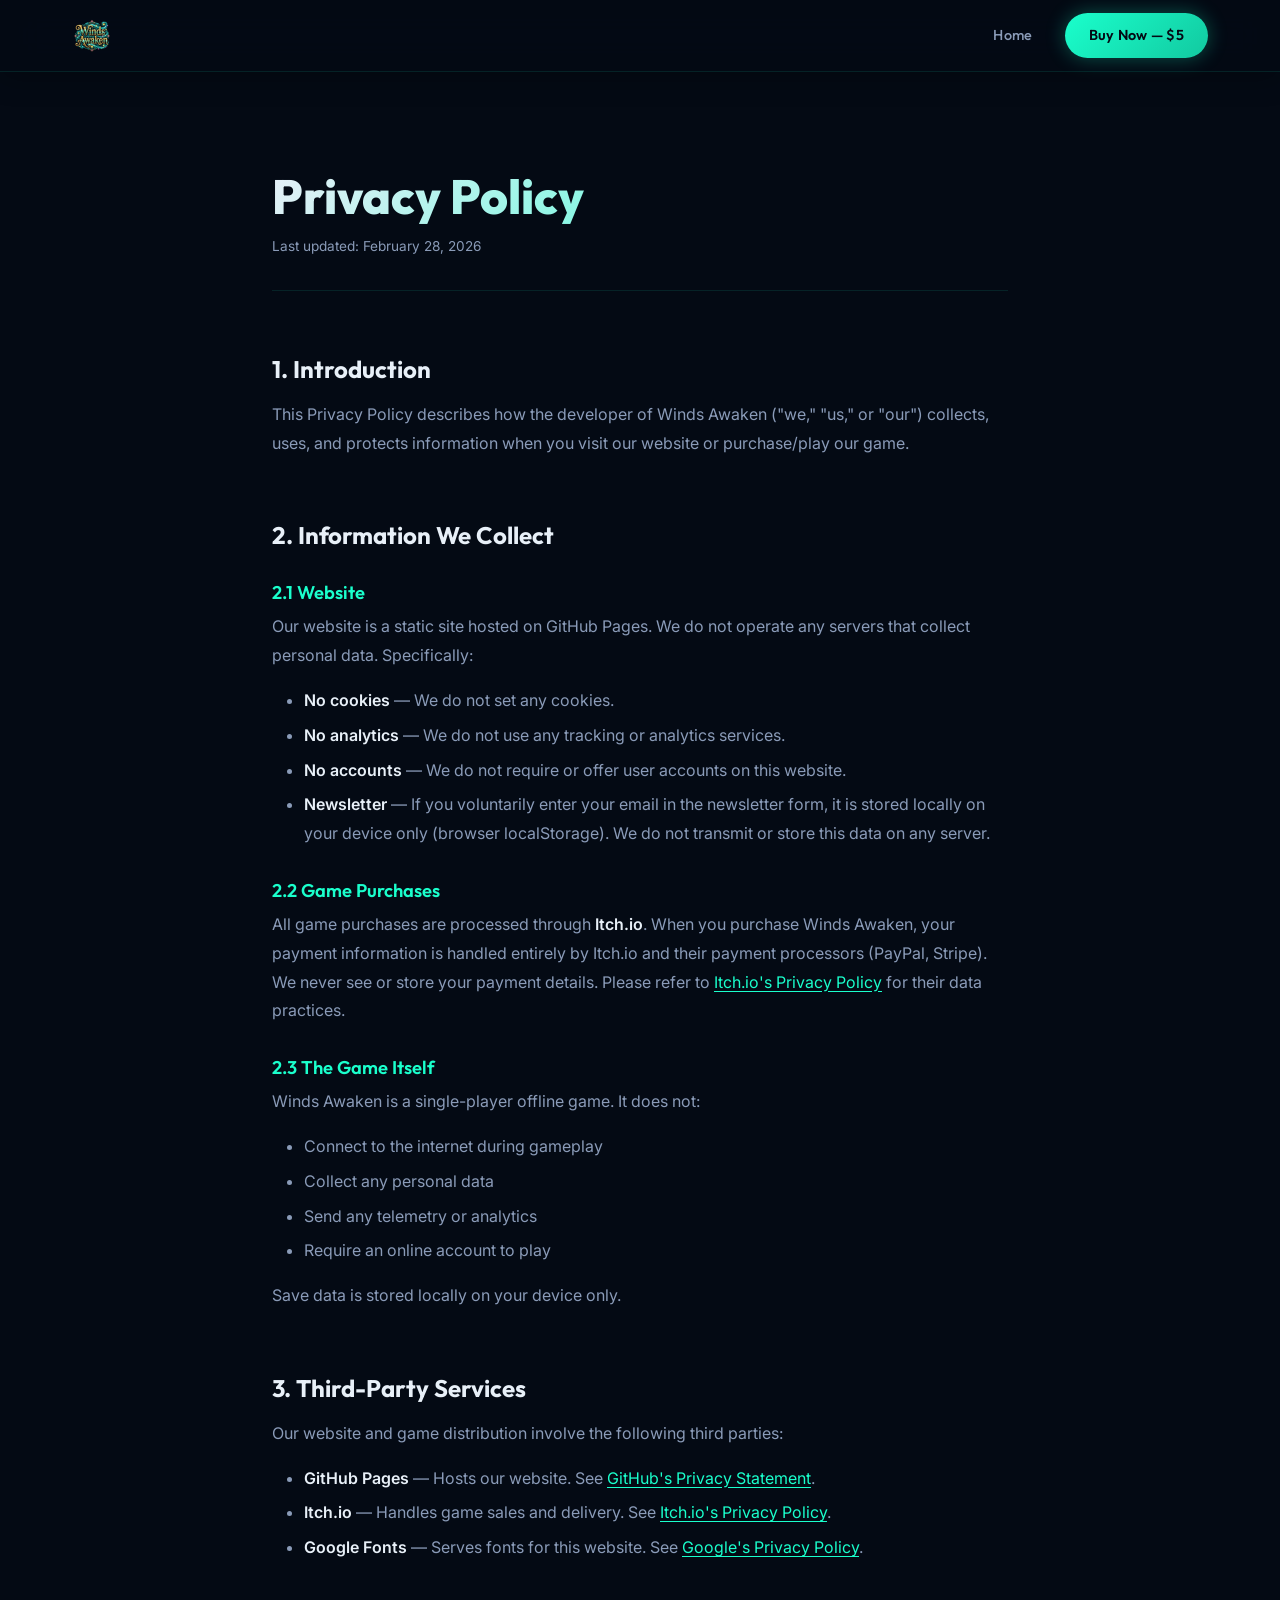
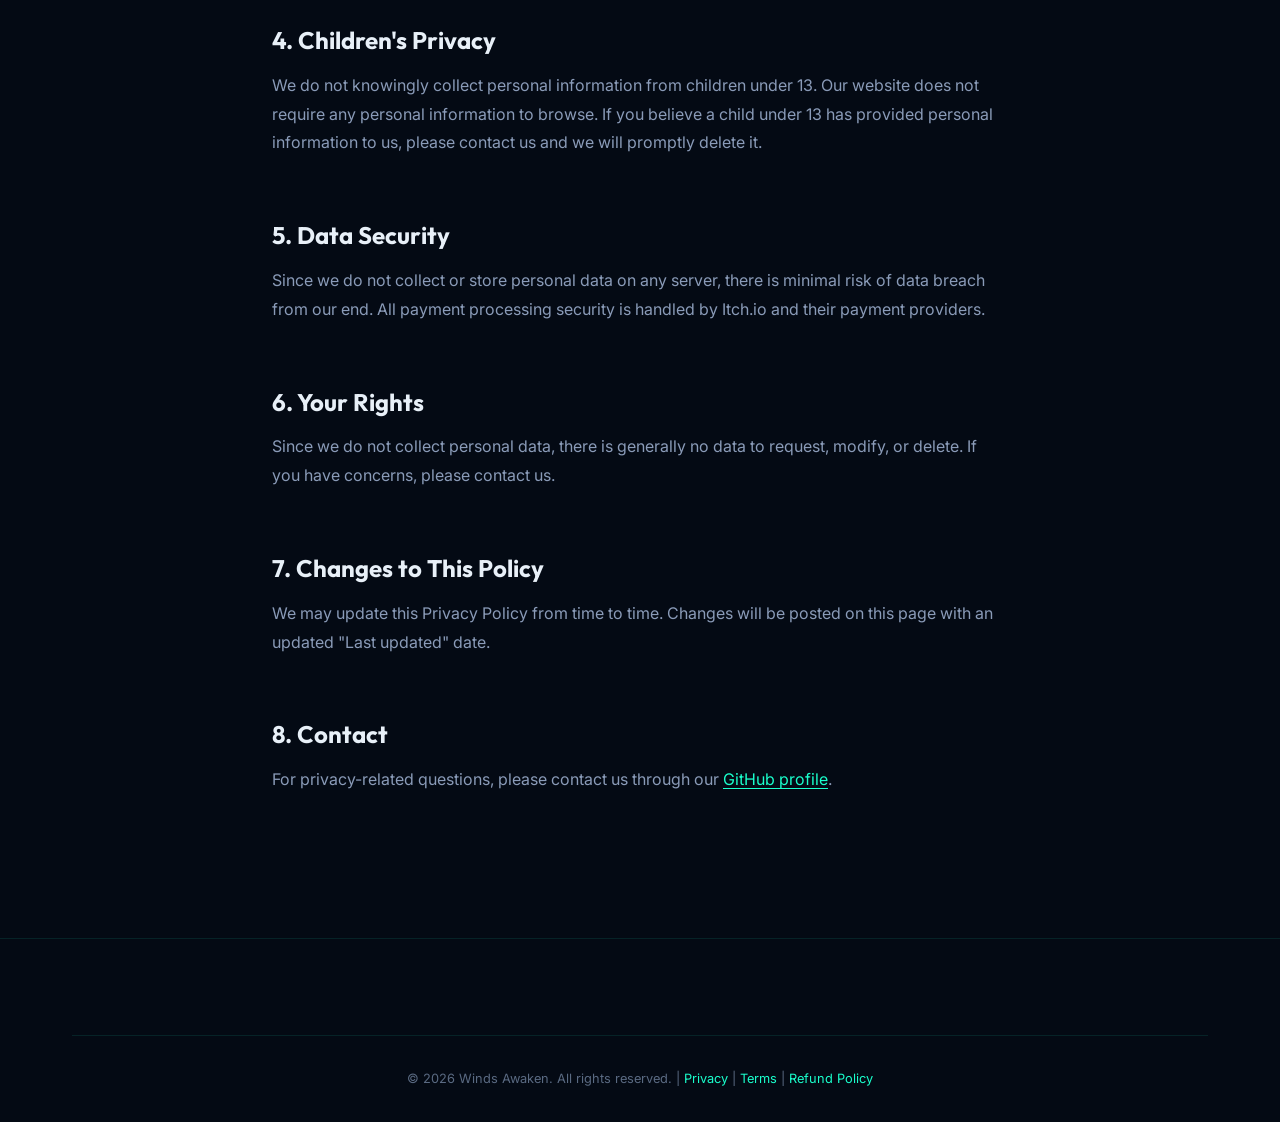
<file: privacy.html>
<!DOCTYPE html>
<html lang="en">

<head>
    <meta charset="UTF-8">
    <meta name="viewport" content="width=device-width, initial-scale=1.0">
    <title>Privacy Policy — Winds Awaken</title>
    <meta name="description" content="Privacy Policy for Winds Awaken game and website.">
    <link rel="preconnect" href="https://fonts.googleapis.com">
    <link rel="preconnect" href="https://fonts.gstatic.com" crossorigin>
    <link
        href="https://fonts.googleapis.com/css2?family=Outfit:wght@300;400;500;600;700&family=Inter:wght@300;400;500;600&display=swap"
        rel="stylesheet">
    <link rel="stylesheet" href="style.css">
    <link rel="stylesheet" href="legal.css">
    <link rel="icon" type="image/png" href="images/game_logo.png">
</head>

<body>
    <nav id="main-nav" class="scrolled">
        <div class="nav-inner">
            <a href="index.html" class="nav-logo">
                <img src="images/game_logo.png" alt="Winds Awaken Logo" class="nav-logo-img">
            </a>
            <div class="nav-links">
                <a href="index.html" class="nav-link">Home</a>
                <a href="index.html#buy" class="nav-link nav-cta">Buy Now — $5</a>
            </div>
        </div>
    </nav>

    <main class="legal-page">
        <div class="legal-inner">
            <h1>Privacy Policy</h1>
            <p class="legal-date">Last updated: February 28, 2026</p>

            <h2>1. Introduction</h2>
            <p>This Privacy Policy describes how the developer of Winds Awaken ("we," "us," or "our") collects, uses,
                and protects information when you visit our website or purchase/play our game.</p>

            <h2>2. Information We Collect</h2>
            <h3>2.1 Website</h3>
            <p>Our website is a static site hosted on GitHub Pages. We do not operate any servers that collect personal
                data. Specifically:</p>
            <ul>
                <li><strong>No cookies</strong> — We do not set any cookies.</li>
                <li><strong>No analytics</strong> — We do not use any tracking or analytics services.</li>
                <li><strong>No accounts</strong> — We do not require or offer user accounts on this website.</li>
                <li><strong>Newsletter</strong> — If you voluntarily enter your email in the newsletter form, it is
                    stored locally on your device only (browser localStorage). We do not transmit or store this data on
                    any server.</li>
            </ul>

            <h3>2.2 Game Purchases</h3>
            <p>All game purchases are processed through <strong>Itch.io</strong>. When you purchase Winds Awaken, your
                payment information is handled entirely by Itch.io and their payment processors (PayPal, Stripe). We
                never see or store your payment details. Please refer to <a
                    href="https://itch.io/docs/legal/privacy-policy" target="_blank" rel="noopener">Itch.io's Privacy
                    Policy</a> for their data practices.</p>

            <h3>2.3 The Game Itself</h3>
            <p>Winds Awaken is a single-player offline game. It does not:</p>
            <ul>
                <li>Connect to the internet during gameplay</li>
                <li>Collect any personal data</li>
                <li>Send any telemetry or analytics</li>
                <li>Require an online account to play</li>
            </ul>
            <p>Save data is stored locally on your device only.</p>

            <h2>3. Third-Party Services</h2>
            <p>Our website and game distribution involve the following third parties:</p>
            <ul>
                <li><strong>GitHub Pages</strong> — Hosts our website. See <a
                        href="https://docs.github.com/en/site-policy/privacy-policies/github-general-privacy-statement"
                        target="_blank" rel="noopener">GitHub's Privacy Statement</a>.</li>
                <li><strong>Itch.io</strong> — Handles game sales and delivery. See <a
                        href="https://itch.io/docs/legal/privacy-policy" target="_blank" rel="noopener">Itch.io's
                        Privacy Policy</a>.</li>
                <li><strong>Google Fonts</strong> — Serves fonts for this website. See <a
                        href="https://policies.google.com/privacy" target="_blank" rel="noopener">Google's Privacy
                        Policy</a>.</li>
            </ul>

            <h2>4. Children's Privacy</h2>
            <p>We do not knowingly collect personal information from children under 13. Our website does not require any
                personal information to browse. If you believe a child under 13 has provided personal information to us,
                please contact us and we will promptly delete it.</p>

            <h2>5. Data Security</h2>
            <p>Since we do not collect or store personal data on any server, there is minimal risk of data breach from
                our end. All payment processing security is handled by Itch.io and their payment providers.</p>

            <h2>6. Your Rights</h2>
            <p>Since we do not collect personal data, there is generally no data to request, modify, or delete. If you
                have concerns, please contact us.</p>

            <h2>7. Changes to This Policy</h2>
            <p>We may update this Privacy Policy from time to time. Changes will be posted on this page with an updated
                "Last updated" date.</p>

            <h2>8. Contact</h2>
            <p>For privacy-related questions, please contact us through our <a href="https://github.com/Ericdataplus"
                    target="_blank" rel="noopener">GitHub profile</a>.</p>
        </div>
    </main>

    <footer id="footer">
        <div class="footer-inner">
            <div class="footer-bottom">
                <p>&copy; 2026 Winds Awaken. All rights reserved. | <a href="privacy.html">Privacy</a> | <a
                        href="terms.html">Terms</a> | <a href="refund.html">Refund Policy</a></p>
            </div>
        </div>
    </footer>
</body>

</html>
</file>
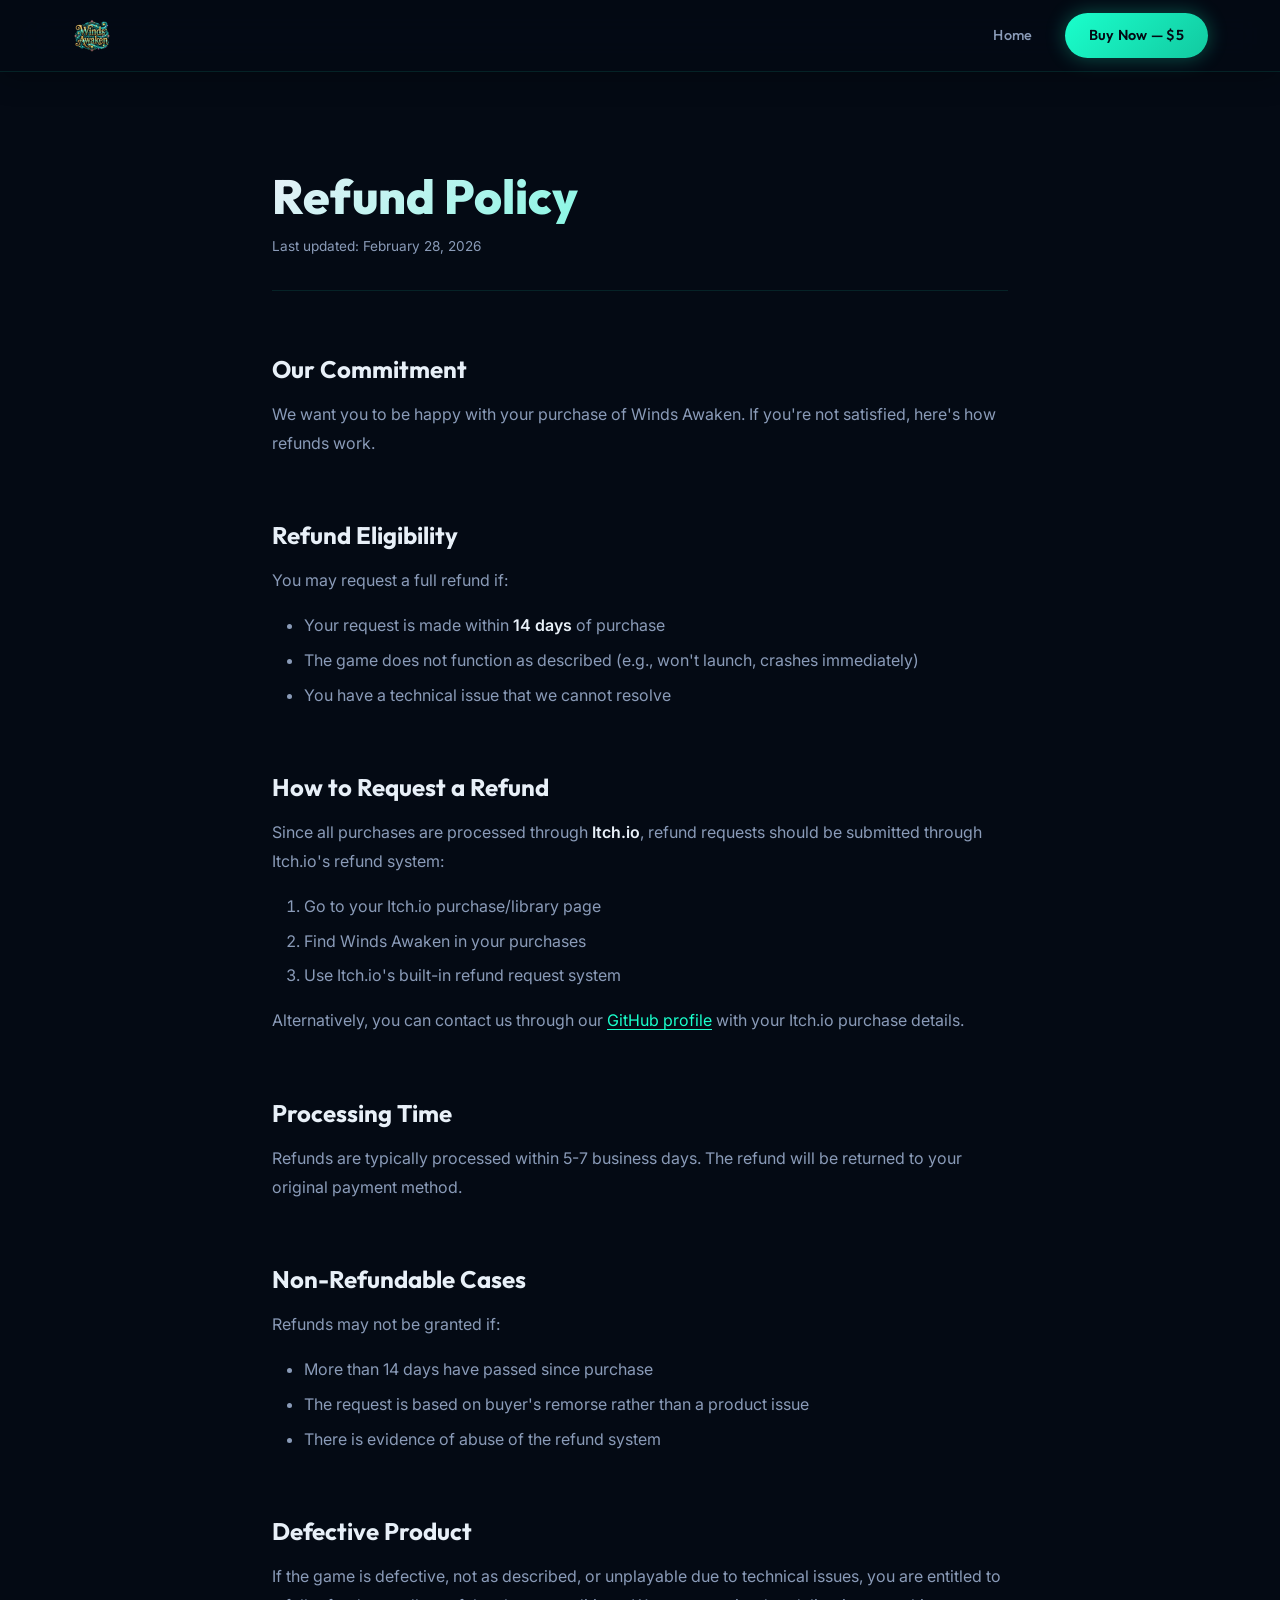
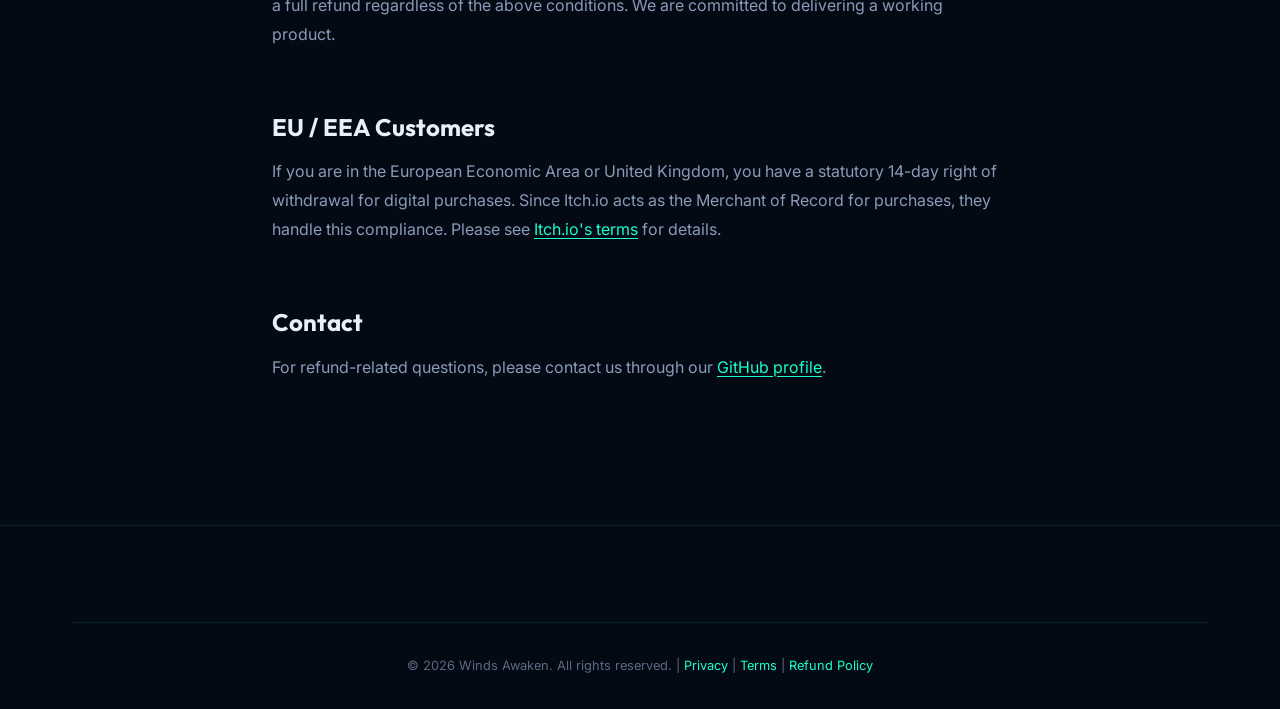
<file: refund.html>
<!DOCTYPE html>
<html lang="en">

<head>
    <meta charset="UTF-8">
    <meta name="viewport" content="width=device-width, initial-scale=1.0">
    <title>Refund Policy — Winds Awaken</title>
    <meta name="description" content="Refund Policy for Winds Awaken game purchases.">
    <link rel="preconnect" href="https://fonts.googleapis.com">
    <link rel="preconnect" href="https://fonts.gstatic.com" crossorigin>
    <link
        href="https://fonts.googleapis.com/css2?family=Outfit:wght@300;400;500;600;700&family=Inter:wght@300;400;500;600&display=swap"
        rel="stylesheet">
    <link rel="stylesheet" href="style.css">
    <link rel="stylesheet" href="legal.css">
    <link rel="icon" type="image/png" href="images/game_logo.png">
</head>

<body>
    <nav id="main-nav" class="scrolled">
        <div class="nav-inner">
            <a href="index.html" class="nav-logo">
                <img src="images/game_logo.png" alt="Winds Awaken Logo" class="nav-logo-img">
            </a>
            <div class="nav-links">
                <a href="index.html" class="nav-link">Home</a>
                <a href="index.html#buy" class="nav-link nav-cta">Buy Now — $5</a>
            </div>
        </div>
    </nav>

    <main class="legal-page">
        <div class="legal-inner">
            <h1>Refund Policy</h1>
            <p class="legal-date">Last updated: February 28, 2026</p>

            <h2>Our Commitment</h2>
            <p>We want you to be happy with your purchase of Winds Awaken. If you're not satisfied, here's how refunds
                work.</p>

            <h2>Refund Eligibility</h2>
            <p>You may request a full refund if:</p>
            <ul>
                <li>Your request is made within <strong>14 days</strong> of purchase</li>
                <li>The game does not function as described (e.g., won't launch, crashes immediately)</li>
                <li>You have a technical issue that we cannot resolve</li>
            </ul>

            <h2>How to Request a Refund</h2>
            <p>Since all purchases are processed through <strong>Itch.io</strong>, refund requests should be submitted
                through Itch.io's refund system:</p>
            <ol>
                <li>Go to your Itch.io purchase/library page</li>
                <li>Find Winds Awaken in your purchases</li>
                <li>Use Itch.io's built-in refund request system</li>
            </ol>
            <p>Alternatively, you can contact us through our <a href="https://github.com/Ericdataplus" target="_blank"
                    rel="noopener">GitHub profile</a> with your Itch.io purchase details.</p>

            <h2>Processing Time</h2>
            <p>Refunds are typically processed within 5-7 business days. The refund will be returned to your original
                payment method.</p>

            <h2>Non-Refundable Cases</h2>
            <p>Refunds may not be granted if:</p>
            <ul>
                <li>More than 14 days have passed since purchase</li>
                <li>The request is based on buyer's remorse rather than a product issue</li>
                <li>There is evidence of abuse of the refund system</li>
            </ul>

            <h2>Defective Product</h2>
            <p>If the game is defective, not as described, or unplayable due to technical issues, you are entitled to a
                full refund regardless of the above conditions. We are committed to delivering a working product.</p>

            <h2>EU / EEA Customers</h2>
            <p>If you are in the European Economic Area or United Kingdom, you have a statutory 14-day right of
                withdrawal for digital purchases. Since Itch.io acts as the Merchant of Record for purchases, they
                handle this compliance. Please see <a href="https://itch.io/docs/legal/terms" target="_blank"
                    rel="noopener">Itch.io's terms</a> for details.</p>

            <h2>Contact</h2>
            <p>For refund-related questions, please contact us through our <a href="https://github.com/Ericdataplus"
                    target="_blank" rel="noopener">GitHub profile</a>.</p>
        </div>
    </main>

    <footer id="footer">
        <div class="footer-inner">
            <div class="footer-bottom">
                <p>&copy; 2026 Winds Awaken. All rights reserved. | <a href="privacy.html">Privacy</a> | <a
                        href="terms.html">Terms</a> | <a href="refund.html">Refund Policy</a></p>
            </div>
        </div>
    </footer>
</body>

</html>
</file>
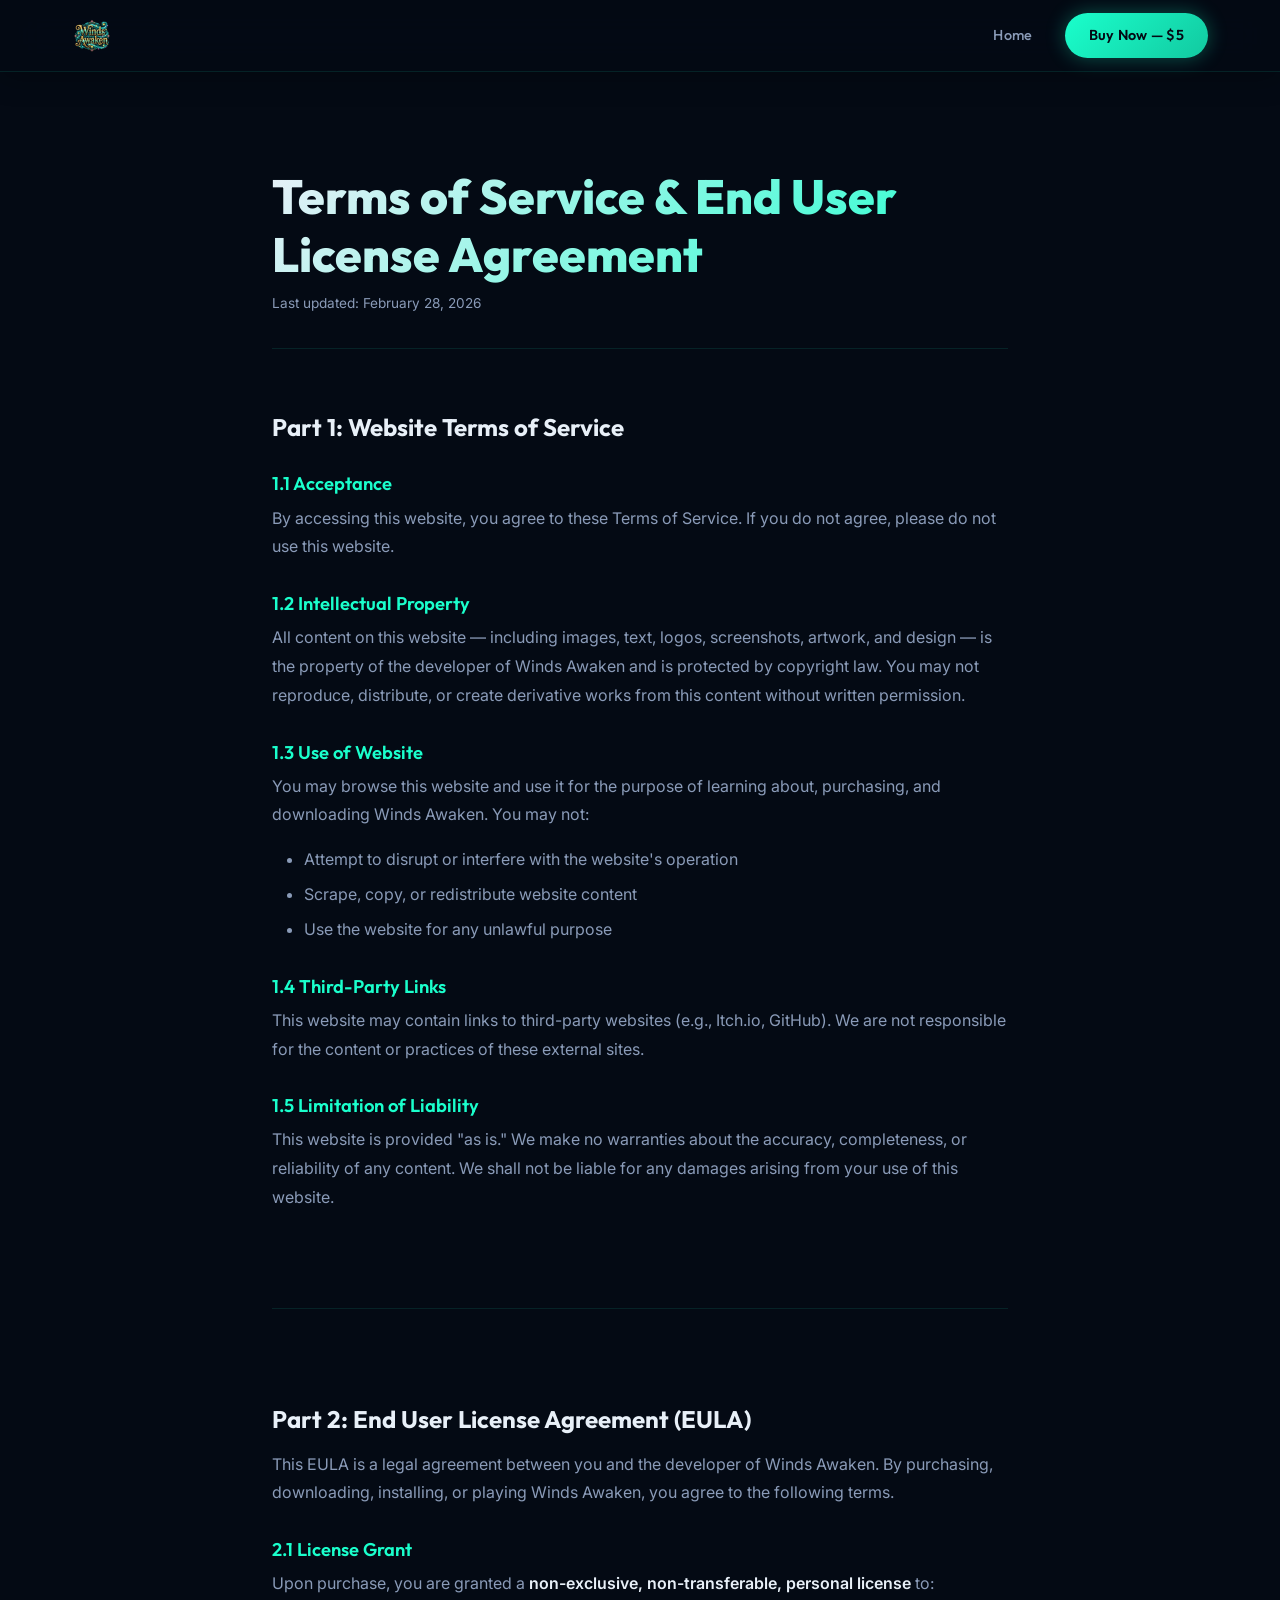
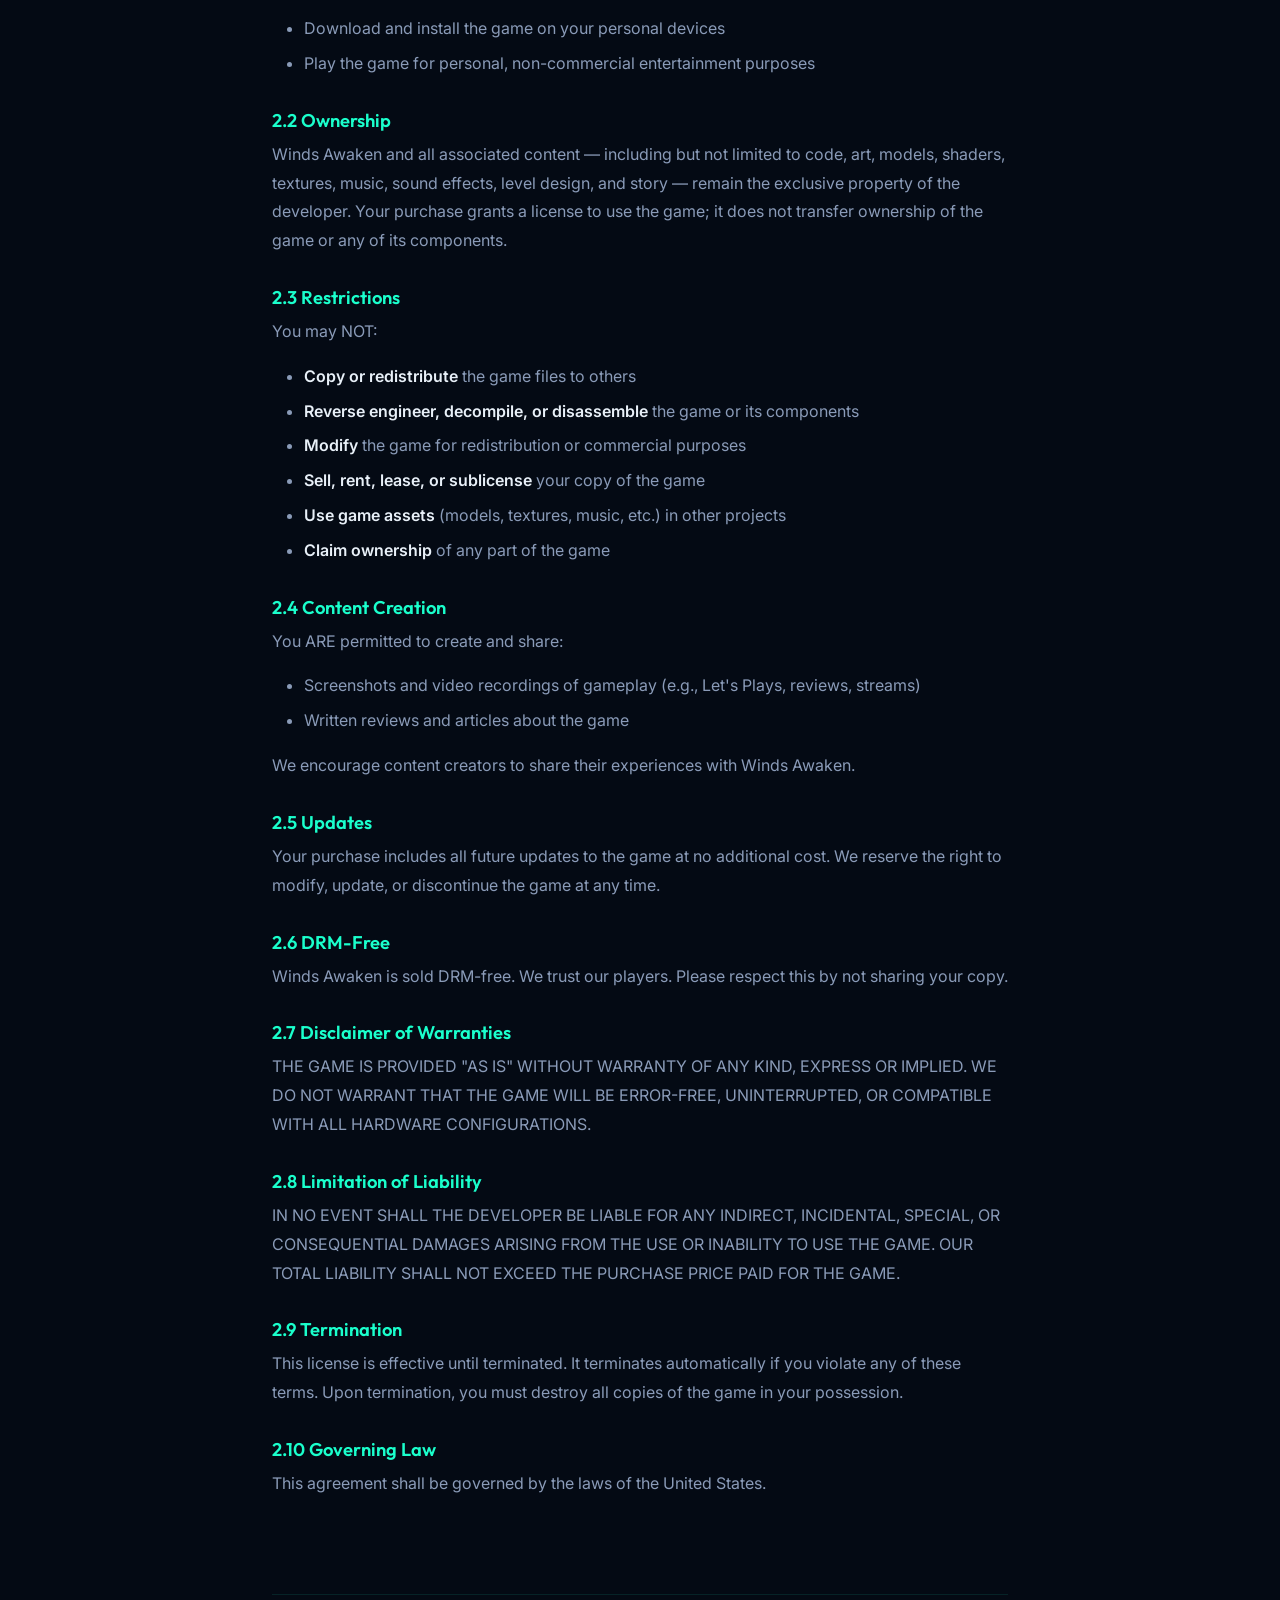
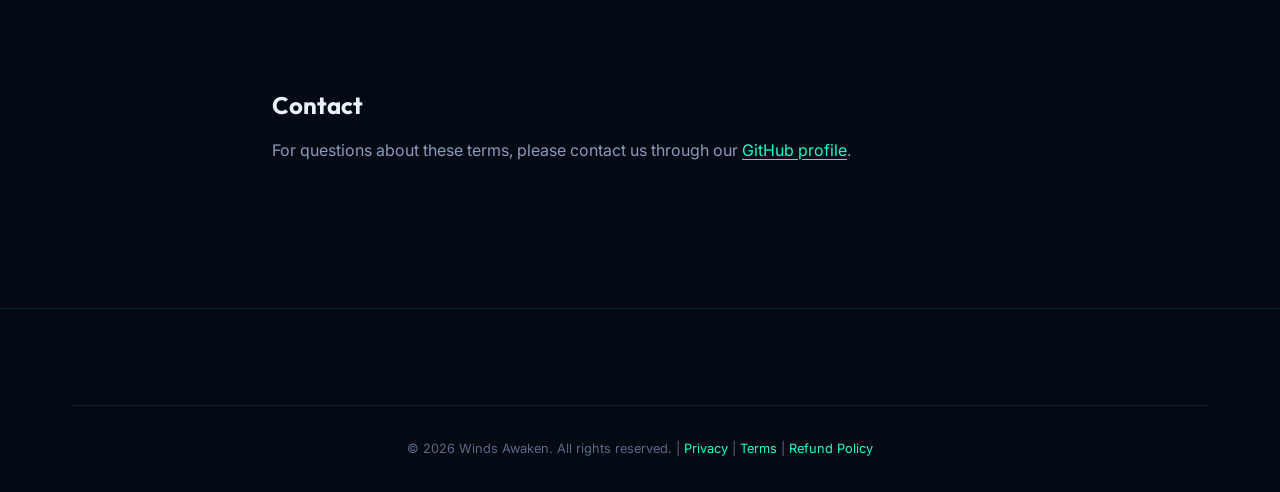
<file: terms.html>
<!DOCTYPE html>
<html lang="en">

<head>
    <meta charset="UTF-8">
    <meta name="viewport" content="width=device-width, initial-scale=1.0">
    <title>Terms of Service & EULA — Winds Awaken</title>
    <meta name="description" content="Terms of Service and End User License Agreement for Winds Awaken.">
    <link rel="preconnect" href="https://fonts.googleapis.com">
    <link rel="preconnect" href="https://fonts.gstatic.com" crossorigin>
    <link
        href="https://fonts.googleapis.com/css2?family=Outfit:wght@300;400;500;600;700&family=Inter:wght@300;400;500;600&display=swap"
        rel="stylesheet">
    <link rel="stylesheet" href="style.css">
    <link rel="stylesheet" href="legal.css">
    <link rel="icon" type="image/png" href="images/game_logo.png">
</head>

<body>
    <nav id="main-nav" class="scrolled">
        <div class="nav-inner">
            <a href="index.html" class="nav-logo">
                <img src="images/game_logo.png" alt="Winds Awaken Logo" class="nav-logo-img">
            </a>
            <div class="nav-links">
                <a href="index.html" class="nav-link">Home</a>
                <a href="index.html#buy" class="nav-link nav-cta">Buy Now — $5</a>
            </div>
        </div>
    </nav>

    <main class="legal-page">
        <div class="legal-inner">
            <h1>Terms of Service & End User License Agreement</h1>
            <p class="legal-date">Last updated: February 28, 2026</p>

            <h2>Part 1: Website Terms of Service</h2>

            <h3>1.1 Acceptance</h3>
            <p>By accessing this website, you agree to these Terms of Service. If you do not agree, please do not use
                this website.</p>

            <h3>1.2 Intellectual Property</h3>
            <p>All content on this website — including images, text, logos, screenshots, artwork, and design — is the
                property of the developer of Winds Awaken and is protected by copyright law. You may not reproduce,
                distribute, or create derivative works from this content without written permission.</p>

            <h3>1.3 Use of Website</h3>
            <p>You may browse this website and use it for the purpose of learning about, purchasing, and downloading
                Winds Awaken. You may not:</p>
            <ul>
                <li>Attempt to disrupt or interfere with the website's operation</li>
                <li>Scrape, copy, or redistribute website content</li>
                <li>Use the website for any unlawful purpose</li>
            </ul>

            <h3>1.4 Third-Party Links</h3>
            <p>This website may contain links to third-party websites (e.g., Itch.io, GitHub). We are not responsible
                for the content or practices of these external sites.</p>

            <h3>1.5 Limitation of Liability</h3>
            <p>This website is provided "as is." We make no warranties about the accuracy, completeness, or reliability
                of any content. We shall not be liable for any damages arising from your use of this website.</p>

            <hr>

            <h2>Part 2: End User License Agreement (EULA)</h2>
            <p>This EULA is a legal agreement between you and the developer of Winds Awaken. By purchasing, downloading,
                installing, or playing Winds Awaken, you agree to the following terms.</p>

            <h3>2.1 License Grant</h3>
            <p>Upon purchase, you are granted a <strong>non-exclusive, non-transferable, personal license</strong> to:
            </p>
            <ul>
                <li>Download and install the game on your personal devices</li>
                <li>Play the game for personal, non-commercial entertainment purposes</li>
            </ul>

            <h3>2.2 Ownership</h3>
            <p>Winds Awaken and all associated content — including but not limited to code, art, models, shaders,
                textures, music, sound effects, level design, and story — remain the exclusive property of the
                developer. Your purchase grants a license to use the game; it does not transfer ownership of the game or
                any of its components.</p>

            <h3>2.3 Restrictions</h3>
            <p>You may NOT:</p>
            <ul>
                <li><strong>Copy or redistribute</strong> the game files to others</li>
                <li><strong>Reverse engineer, decompile, or disassemble</strong> the game or its components</li>
                <li><strong>Modify</strong> the game for redistribution or commercial purposes</li>
                <li><strong>Sell, rent, lease, or sublicense</strong> your copy of the game</li>
                <li><strong>Use game assets</strong> (models, textures, music, etc.) in other projects</li>
                <li><strong>Claim ownership</strong> of any part of the game</li>
            </ul>

            <h3>2.4 Content Creation</h3>
            <p>You ARE permitted to create and share:</p>
            <ul>
                <li>Screenshots and video recordings of gameplay (e.g., Let's Plays, reviews, streams)</li>
                <li>Written reviews and articles about the game</li>
            </ul>
            <p>We encourage content creators to share their experiences with Winds Awaken.</p>

            <h3>2.5 Updates</h3>
            <p>Your purchase includes all future updates to the game at no additional cost. We reserve the right to
                modify, update, or discontinue the game at any time.</p>

            <h3>2.6 DRM-Free</h3>
            <p>Winds Awaken is sold DRM-free. We trust our players. Please respect this by not sharing your copy.</p>

            <h3>2.7 Disclaimer of Warranties</h3>
            <p>THE GAME IS PROVIDED "AS IS" WITHOUT WARRANTY OF ANY KIND, EXPRESS OR IMPLIED. WE DO NOT WARRANT THAT THE
                GAME WILL BE ERROR-FREE, UNINTERRUPTED, OR COMPATIBLE WITH ALL HARDWARE CONFIGURATIONS.</p>

            <h3>2.8 Limitation of Liability</h3>
            <p>IN NO EVENT SHALL THE DEVELOPER BE LIABLE FOR ANY INDIRECT, INCIDENTAL, SPECIAL, OR CONSEQUENTIAL DAMAGES
                ARISING FROM THE USE OR INABILITY TO USE THE GAME. OUR TOTAL LIABILITY SHALL NOT EXCEED THE PURCHASE
                PRICE PAID FOR THE GAME.</p>

            <h3>2.9 Termination</h3>
            <p>This license is effective until terminated. It terminates automatically if you violate any of these
                terms. Upon termination, you must destroy all copies of the game in your possession.</p>

            <h3>2.10 Governing Law</h3>
            <p>This agreement shall be governed by the laws of the United States.</p>

            <hr>

            <h2>Contact</h2>
            <p>For questions about these terms, please contact us through our <a href="https://github.com/Ericdataplus"
                    target="_blank" rel="noopener">GitHub profile</a>.</p>
        </div>
    </main>

    <footer id="footer">
        <div class="footer-inner">
            <div class="footer-bottom">
                <p>&copy; 2026 Winds Awaken. All rights reserved. | <a href="privacy.html">Privacy</a> | <a
                        href="terms.html">Terms</a> | <a href="refund.html">Refund Policy</a></p>
            </div>
        </div>
    </footer>
</body>

</html>
</file>
<file: style.css>
/* ═══════════════════════════════════════════════════════════
   WINDS AWAKEN — Game Landing Page Styles
   Cel-shaded ocean adventure — Wind Waker inspired
   ═══════════════════════════════════════════════════════════ */

/* ─── Design Tokens ───────────────────────────────────── */
:root {
    /* Primary palette — teal/gold like the logo */
    --clr-primary: #1affcc;
    --clr-primary-dark: #12c9a0;
    --clr-primary-glow: rgba(26, 255, 204, 0.3);
    --clr-accent: #f0c850;
    --clr-accent-glow: rgba(240, 200, 80, 0.25);

    /* Background layers */
    --clr-bg-deep: #040a14;
    --clr-bg: #081020;
    --clr-bg-card: rgba(12, 24, 48, 0.7);
    --clr-bg-card-hover: rgba(20, 40, 70, 0.85);
    --clr-bg-glass: rgba(8, 16, 32, 0.6);

    /* Text */
    --clr-text: #e8f0f8;
    --clr-text-muted: #8a9bb8;
    --clr-text-dim: #5a6a82;

    /* Borders */
    --clr-border: rgba(26, 255, 204, 0.1);
    --clr-border-hover: rgba(26, 255, 204, 0.25);

    /* Fonts */
    --font-display: 'Outfit', sans-serif;
    --font-body: 'Inter', sans-serif;

    /* Spacing */
    --space-xs: 0.5rem;
    --space-sm: 1rem;
    --space-md: 2rem;
    --space-lg: 4rem;
    --space-xl: 6rem;
    --space-2xl: 8rem;

    /* Sizing */
    --max-width: 1200px;
    --nav-height: 72px;

    /* Transitions */
    --ease-out: cubic-bezier(0.16, 1, 0.3, 1);
    --ease-bounce: cubic-bezier(0.34, 1.56, 0.64, 1);

    /* Borders */
    --radius-sm: 8px;
    --radius-md: 16px;
    --radius-lg: 24px;
    --radius-pill: 999px;
}

/* ─── Reset / Base ────────────────────────────────────── */
*, *::before, *::after {
    margin: 0;
    padding: 0;
    box-sizing: border-box;
}

html {
    scroll-behavior: smooth;
    scroll-padding-top: var(--nav-height);
}

body {
    font-family: var(--font-body);
    background: var(--clr-bg-deep);
    color: var(--clr-text);
    line-height: 1.7;
    overflow-x: hidden;
    -webkit-font-smoothing: antialiased;
    -moz-osx-font-smoothing: grayscale;
}

h1, h2, h3, h4, h5, h6 {
    font-family: var(--font-display);
    font-weight: 700;
    line-height: 1.2;
}

a {
    text-decoration: none;
    color: var(--clr-primary);
    transition: color 0.3s var(--ease-out);
}

img {
    max-width: 100%;
    height: auto;
    display: block;
}

/* ─── Wind Particles Canvas ───────────────────────────── */
#wind-particles {
    position: fixed;
    top: 0;
    left: 0;
    width: 100%;
    height: 100%;
    z-index: 0;
    pointer-events: none;
    opacity: 0.4;
}

/* ─── Navigation ──────────────────────────────────────── */
#main-nav {
    position: fixed;
    top: 0;
    left: 0;
    right: 0;
    height: var(--nav-height);
    z-index: 1000;
    transition: all 0.4s var(--ease-out);
    background: transparent;
}

#main-nav.scrolled {
    background: rgba(4, 10, 20, 0.92);
    backdrop-filter: blur(20px) saturate(1.5);
    -webkit-backdrop-filter: blur(20px) saturate(1.5);
    border-bottom: 1px solid var(--clr-border);
    box-shadow: 0 4px 30px rgba(0, 0, 0, 0.3);
}

.nav-inner {
    max-width: var(--max-width);
    margin: 0 auto;
    padding: 0 var(--space-md);
    height: 100%;
    display: flex;
    align-items: center;
    justify-content: space-between;
}

.nav-logo-img {
    height: 40px;
    width: auto;
    transition: transform 0.3s var(--ease-bounce);
}

.nav-logo:hover .nav-logo-img {
    transform: scale(1.05);
}

.nav-links {
    display: flex;
    align-items: center;
    gap: var(--space-md);
}

.nav-link {
    font-family: var(--font-display);
    font-size: 0.9rem;
    font-weight: 500;
    color: var(--clr-text-muted);
    letter-spacing: 0.02em;
    transition: color 0.3s var(--ease-out);
    position: relative;
}

.nav-link::after {
    content: '';
    position: absolute;
    bottom: -4px;
    left: 0;
    width: 0;
    height: 2px;
    background: var(--clr-primary);
    transition: width 0.3s var(--ease-out);
    border-radius: 2px;
}

.nav-link:hover {
    color: var(--clr-text);
}

.nav-link:hover::after {
    width: 100%;
}

.nav-cta {
    background: linear-gradient(135deg, var(--clr-primary), var(--clr-primary-dark));
    color: var(--clr-bg-deep) !important;
    padding: 10px 24px;
    border-radius: var(--radius-pill);
    font-weight: 600;
    box-shadow: 0 0 20px var(--clr-primary-glow);
    transition: all 0.3s var(--ease-out);
}

.nav-cta::after {
    display: none;
}

.nav-cta:hover {
    transform: translateY(-2px);
    box-shadow: 0 4px 30px var(--clr-primary-glow), 0 0 40px var(--clr-primary-glow);
}

.nav-toggle {
    display: none;
    flex-direction: column;
    gap: 5px;
    background: none;
    border: none;
    cursor: pointer;
    padding: 8px;
}

.nav-toggle span {
    width: 24px;
    height: 2px;
    background: var(--clr-text);
    border-radius: 2px;
    transition: all 0.3s var(--ease-out);
}

/* ─── Buttons ─────────────────────────────────────────── */
.btn {
    display: inline-flex;
    align-items: center;
    gap: 10px;
    padding: 14px 32px;
    border-radius: var(--radius-pill);
    font-family: var(--font-display);
    font-size: 1rem;
    font-weight: 600;
    letter-spacing: 0.01em;
    cursor: pointer;
    border: none;
    transition: all 0.35s var(--ease-out);
    position: relative;
    overflow: hidden;
}

.btn::before {
    content: '';
    position: absolute;
    inset: 0;
    background: linear-gradient(135deg, rgba(255,255,255,0.1), transparent);
    opacity: 0;
    transition: opacity 0.3s;
}

.btn:hover::before {
    opacity: 1;
}

.btn-primary {
    background: linear-gradient(135deg, var(--clr-primary), var(--clr-primary-dark));
    color: var(--clr-bg-deep);
    box-shadow: 0 0 30px var(--clr-primary-glow), 0 6px 20px rgba(0, 0, 0, 0.3);
}

.btn-primary:hover {
    transform: translateY(-3px) scale(1.02);
    box-shadow: 0 0 50px var(--clr-primary-glow), 0 10px 30px rgba(0, 0, 0, 0.4);
    color: var(--clr-bg-deep);
}

.btn-secondary {
    background: var(--clr-bg-card);
    color: var(--clr-text);
    border: 1px solid var(--clr-border);
    backdrop-filter: blur(10px);
}

.btn-secondary:hover {
    background: var(--clr-bg-card-hover);
    border-color: var(--clr-border-hover);
    transform: translateY(-3px);
    color: var(--clr-text);
}

.btn-lg {
    padding: 18px 42px;
    font-size: 1.15rem;
}

.btn-icon {
    font-size: 1.2em;
}

/* ─── Hero Section ────────────────────────────────────── */
#hero {
    position: relative;
    min-height: 100vh;
    display: flex;
    align-items: center;
    justify-content: center;
    overflow: hidden;
}

.hero-bg {
    position: absolute;
    inset: 0;
    z-index: 0;
}

.hero-img {
    width: 100%;
    height: 100%;
    object-fit: cover;
    object-position: center 40%;
    transform: scale(1.05);
    animation: heroZoom 20s ease-in-out infinite alternate;
}

@keyframes heroZoom {
    0% { transform: scale(1.05); }
    100% { transform: scale(1.12); }
}

.hero-overlay {
    position: absolute;
    inset: 0;
    background: 
        linear-gradient(180deg, 
            rgba(4, 10, 20, 0.3) 0%,
            rgba(4, 10, 20, 0.5) 50%,
            rgba(4, 10, 20, 0.95) 100%
        ),
        radial-gradient(ellipse at center top, 
            rgba(26, 255, 204, 0.08) 0%, 
            transparent 60%
        );
}

.hero-content {
    position: relative;
    z-index: 2;
    text-align: center;
    padding: var(--space-md);
    max-width: 800px;
    animation: fadeInUp 1s var(--ease-out);
}

@keyframes fadeInUp {
    from {
        opacity: 0;
        transform: translateY(40px);
    }
    to {
        opacity: 1;
        transform: translateY(0);
    }
}

.hero-logo {
    width: 380px;
    max-width: 80vw;
    margin: 0 auto var(--space-md);
    filter: drop-shadow(0 0 40px var(--clr-primary-glow));
    animation: logoFloat 6s ease-in-out infinite;
}

@keyframes logoFloat {
    0%, 100% { transform: translateY(0); }
    50% { transform: translateY(-12px); }
}

.hero-tagline {
    font-family: var(--font-display);
    font-size: 1.4rem;
    font-weight: 500;
    color: var(--clr-primary);
    letter-spacing: 0.15em;
    text-transform: uppercase;
    margin-bottom: var(--space-sm);
    text-shadow: 0 0 20px var(--clr-primary-glow);
}

.hero-sub {
    font-size: 1.1rem;
    color: var(--clr-text-muted);
    margin-bottom: var(--space-lg);
    max-width: 600px;
    margin-left: auto;
    margin-right: auto;
}

.hero-actions {
    display: flex;
    gap: var(--space-sm);
    justify-content: center;
    flex-wrap: wrap;
    margin-bottom: var(--space-md);
}

.hero-platforms {
    display: flex;
    gap: var(--space-sm);
    justify-content: center;
    flex-wrap: wrap;
}

.platform-badge {
    font-family: var(--font-display);
    font-size: 0.85rem;
    font-weight: 500;
    color: var(--clr-text-dim);
    padding: 6px 16px;
    border-radius: var(--radius-pill);
    border: 1px solid rgba(255, 255, 255, 0.06);
    background: rgba(255, 255, 255, 0.03);
}

.hero-scroll-indicator {
    position: absolute;
    bottom: var(--space-md);
    left: 50%;
    transform: translateX(-50%);
    z-index: 2;
    text-align: center;
    animation: pulseDown 2s ease-in-out infinite;
}

.hero-scroll-indicator span {
    font-family: var(--font-display);
    font-size: 0.8rem;
    color: var(--clr-text-dim);
    letter-spacing: 0.1em;
    text-transform: uppercase;
    display: block;
    margin-bottom: 8px;
}

.scroll-arrow {
    width: 20px;
    height: 20px;
    border-right: 2px solid var(--clr-primary);
    border-bottom: 2px solid var(--clr-primary);
    transform: rotate(45deg);
    margin: 0 auto;
    opacity: 0.5;
}

@keyframes pulseDown {
    0%, 100% { opacity: 0.4; transform: translateX(-50%) translateY(0); }
    50% { opacity: 0.8; transform: translateX(-50%) translateY(8px); }
}

/* ─── Sections Common ─────────────────────────────────── */
section {
    position: relative;
    z-index: 1;
    padding: var(--space-2xl) 0;
}

.section-inner {
    max-width: var(--max-width);
    margin: 0 auto;
    padding: 0 var(--space-md);
}

.section-header {
    text-align: center;
    margin-bottom: var(--space-xl);
}

.section-label {
    font-family: var(--font-display);
    font-size: 0.85rem;
    font-weight: 600;
    color: var(--clr-primary);
    letter-spacing: 0.2em;
    text-transform: uppercase;
    display: block;
    margin-bottom: var(--space-xs);
}

.section-header h2 {
    font-size: clamp(2rem, 5vw, 3.2rem);
    font-weight: 800;
    background: linear-gradient(135deg, var(--clr-text), var(--clr-primary));
    -webkit-background-clip: text;
    background-clip: text;
    -webkit-text-fill-color: transparent;
}

/* ─── About Section ───────────────────────────────────── */
.about-grid {
    display: grid;
    grid-template-columns: 1fr 1fr;
    gap: var(--space-xl);
    align-items: center;
}

.about-text {
    font-size: 1.05rem;
    color: var(--clr-text-muted);
}

.about-lead {
    font-size: 1.25rem;
    color: var(--clr-text);
    margin-bottom: var(--space-md);
    line-height: 1.6;
}

.about-text p {
    margin-bottom: var(--space-sm);
}

.about-text strong {
    color: var(--clr-primary);
    font-weight: 600;
}

.about-visual {
    position: relative;
}

.about-img {
    border-radius: var(--radius-lg);
    border: 1px solid var(--clr-border);
    box-shadow: 0 20px 60px rgba(0, 0, 0, 0.4);
    transition: transform 0.5s var(--ease-out);
}

.about-visual:hover .about-img {
    transform: scale(1.02) rotate(-1deg);
}

.about-img-glow {
    position: absolute;
    inset: -20px;
    background: radial-gradient(ellipse at center, var(--clr-primary-glow), transparent 70%);
    opacity: 0;
    transition: opacity 0.5s;
    z-index: -1;
    border-radius: var(--radius-lg);
}

.about-visual:hover .about-img-glow {
    opacity: 1;
}

/* ─── Features Section ────────────────────────────────── */
#features {
    background: 
        radial-gradient(ellipse at 20% 50%, rgba(26, 255, 204, 0.03) 0%, transparent 50%),
        radial-gradient(ellipse at 80% 50%, rgba(240, 200, 80, 0.02) 0%, transparent 50%);
}

.features-grid {
    display: grid;
    grid-template-columns: repeat(3, 1fr);
    gap: var(--space-md);
}

.feature-card {
    background: var(--clr-bg-card);
    border: 1px solid var(--clr-border);
    border-radius: var(--radius-md);
    padding: var(--space-lg) var(--space-md);
    text-align: center;
    transition: all 0.4s var(--ease-out);
    backdrop-filter: blur(10px);
    position: relative;
    overflow: hidden;
}

.feature-card::before {
    content: '';
    position: absolute;
    top: 0;
    left: 0;
    right: 0;
    height: 3px;
    background: linear-gradient(90deg, transparent, var(--clr-primary), transparent);
    opacity: 0;
    transition: opacity 0.4s;
}

.feature-card:hover {
    transform: translateY(-8px);
    background: var(--clr-bg-card-hover);
    border-color: var(--clr-border-hover);
    box-shadow: 0 20px 50px rgba(0, 0, 0, 0.3), 0 0 40px var(--clr-primary-glow);
}

.feature-card:hover::before {
    opacity: 1;
}

.feature-icon {
    font-size: 3rem;
    margin-bottom: var(--space-sm);
    display: block;
    filter: drop-shadow(0 4px 8px rgba(0,0,0,0.3));
}

.feature-card h3 {
    font-size: 1.2rem;
    font-weight: 700;
    margin-bottom: var(--space-xs);
    color: var(--clr-text);
}

.feature-card p {
    font-size: 0.9rem;
    color: var(--clr-text-muted);
    line-height: 1.6;
}

/* ─── Worlds Section ──────────────────────────────────── */
#worlds {
    background: var(--clr-bg);
}

.worlds-showcase {
    display: grid;
    grid-template-columns: repeat(3, 1fr);
    gap: var(--space-md);
}

.world-card {
    position: relative;
    border-radius: var(--radius-lg);
    overflow: hidden;
    aspect-ratio: 3/4;
    cursor: pointer;
    transition: all 0.5s var(--ease-out);
    border: 1px solid var(--clr-border);
}

.world-card-bg {
    position: absolute;
    inset: 0;
    background-size: cover;
    background-position: center;
    transition: transform 0.6s var(--ease-out);
}

.world-card::after {
    content: '';
    position: absolute;
    inset: 0;
    background: linear-gradient(180deg, transparent 30%, rgba(4, 10, 20, 0.95) 100%);
    z-index: 1;
}

.world-card:hover {
    transform: translateY(-8px) scale(1.02);
    border-color: var(--clr-primary);
    box-shadow: 0 20px 50px rgba(0, 0, 0, 0.5), 0 0 30px var(--clr-primary-glow);
}

.world-card:hover .world-card-bg {
    transform: scale(1.08);
}

.world-card-content {
    position: absolute;
    bottom: 0;
    left: 0;
    right: 0;
    padding: var(--space-md);
    z-index: 2;
}

.world-number {
    font-family: var(--font-display);
    font-size: 0.75rem;
    font-weight: 700;
    color: var(--clr-primary);
    letter-spacing: 0.15em;
    text-transform: uppercase;
}

.world-card-content h3 {
    font-size: 1.4rem;
    margin: var(--space-xs) 0;
}

.world-card-content p {
    font-size: 0.85rem;
    color: var(--clr-text-muted);
    line-height: 1.5;
    opacity: 0;
    max-height: 0;
    overflow: hidden;
    transition: all 0.4s var(--ease-out);
}

.world-card:hover .world-card-content p {
    opacity: 1;
    max-height: 100px;
    margin-bottom: var(--space-xs);
}

.world-stats {
    display: flex;
    gap: var(--space-sm);
    flex-wrap: wrap;
    font-size: 0.8rem;
    color: var(--clr-text-dim);
    font-family: var(--font-display);
    margin-top: var(--space-xs);
}

/* ─── Gallery Section ─────────────────────────────────── */
.gallery-grid {
    display: grid;
    grid-template-columns: repeat(2, 1fr);
    gap: var(--space-sm);
}

.gallery-item {
    position: relative;
    border-radius: var(--radius-md);
    overflow: hidden;
    cursor: pointer;
    aspect-ratio: 16/10;
    border: 1px solid var(--clr-border);
    transition: all 0.4s var(--ease-out);
}

.gallery-item.gallery-wide {
    grid-column: span 2;
    aspect-ratio: 21/9;
}

.gallery-item img {
    width: 100%;
    height: 100%;
    object-fit: cover;
    transition: transform 0.6s var(--ease-out);
}

.gallery-item:hover {
    border-color: var(--clr-primary);
    box-shadow: 0 10px 40px rgba(0, 0, 0, 0.4);
}

.gallery-item:hover img {
    transform: scale(1.06);
}

.gallery-caption {
    position: absolute;
    bottom: 0;
    left: 0;
    right: 0;
    padding: var(--space-sm) var(--space-md);
    background: linear-gradient(transparent, rgba(4, 10, 20, 0.9));
    font-family: var(--font-display);
    font-size: 0.9rem;
    font-weight: 500;
    color: var(--clr-text);
    transform: translateY(100%);
    transition: transform 0.4s var(--ease-out);
}

.gallery-item:hover .gallery-caption {
    transform: translateY(0);
}

/* ─── Lightbox ────────────────────────────────────────── */
.lightbox {
    position: fixed;
    inset: 0;
    z-index: 9999;
    background: rgba(0, 0, 0, 0.95);
    display: flex;
    align-items: center;
    justify-content: center;
    opacity: 0;
    visibility: hidden;
    transition: all 0.4s var(--ease-out);
    backdrop-filter: blur(20px);
}

.lightbox.active {
    opacity: 1;
    visibility: visible;
}

.lightbox-img {
    max-width: 90vw;
    max-height: 85vh;
    object-fit: contain;
    border-radius: var(--radius-md);
    box-shadow: 0 20px 60px rgba(0, 0, 0, 0.5);
    transition: transform 0.4s var(--ease-out);
}

.lightbox.active .lightbox-img {
    transform: scale(1);
}

.lightbox-close {
    position: absolute;
    top: 20px;
    right: 30px;
    background: none;
    border: none;
    color: var(--clr-text);
    font-size: 2.5rem;
    cursor: pointer;
    z-index: 10;
    transition: all 0.3s;
    width: 50px;
    height: 50px;
    display: flex;
    align-items: center;
    justify-content: center;
    border-radius: 50%;
}

.lightbox-close:hover {
    background: rgba(255, 255, 255, 0.1);
    color: var(--clr-primary);
}

.lightbox-nav {
    position: absolute;
    top: 50%;
    transform: translateY(-50%);
    background: rgba(255, 255, 255, 0.05);
    border: 1px solid rgba(255, 255, 255, 0.1);
    color: var(--clr-text);
    font-size: 2rem;
    cursor: pointer;
    z-index: 10;
    width: 50px;
    height: 80px;
    display: flex;
    align-items: center;
    justify-content: center;
    border-radius: var(--radius-sm);
    transition: all 0.3s;
}

.lightbox-nav:hover {
    background: rgba(26, 255, 204, 0.1);
    border-color: var(--clr-primary);
    color: var(--clr-primary);
}

.lightbox-prev { left: 20px; }
.lightbox-next { right: 20px; }

.lightbox-caption {
    position: absolute;
    bottom: 30px;
    left: 50%;
    transform: translateX(-50%);
    font-family: var(--font-display);
    font-size: 1rem;
    color: var(--clr-text-muted);
    background: rgba(4, 10, 20, 0.8);
    padding: 8px 24px;
    border-radius: var(--radius-pill);
    border: 1px solid var(--clr-border);
}

/* ─── Buy Section ─────────────────────────────────────── */
#buy {
    background: 
        radial-gradient(ellipse at 50% 50%, rgba(26, 255, 204, 0.05) 0%, transparent 50%),
        var(--clr-bg);
}

.buy-container {
    display: grid;
    grid-template-columns: 1fr 1.3fr;
    gap: var(--space-xl);
    align-items: center;
    background: var(--clr-bg-card);
    border: 1px solid var(--clr-border);
    border-radius: var(--radius-lg);
    padding: var(--space-xl);
    backdrop-filter: blur(20px);
    position: relative;
    overflow: hidden;
}

.buy-container::before {
    content: '';
    position: absolute;
    top: -1px;
    left: 20%;
    right: 20%;
    height: 3px;
    background: linear-gradient(90deg, transparent, var(--clr-primary), var(--clr-accent), var(--clr-primary), transparent);
    border-radius: 3px;
}

.buy-visual {
    display: flex;
    align-items: center;
    justify-content: center;
    position: relative;
}

.buy-logo {
    width: 280px;
    filter: drop-shadow(0 0 50px var(--clr-primary-glow));
    animation: logoFloat 6s ease-in-out infinite;
}

.buy-glow {
    position: absolute;
    width: 300px;
    height: 300px;
    border-radius: 50%;
    background: radial-gradient(circle, var(--clr-primary-glow), transparent 70%);
    animation: pulseGlow 4s ease-in-out infinite;
    z-index: -1;
}

@keyframes pulseGlow {
    0%, 100% { opacity: 0.3; transform: scale(1); }
    50% { opacity: 0.6; transform: scale(1.15); }
}

.buy-content .section-label {
    text-align: left;
}

.buy-content h2 {
    font-size: 2.5rem;
    font-weight: 800;
    margin-bottom: var(--space-md);
    background: linear-gradient(135deg, var(--clr-text), var(--clr-primary));
    -webkit-background-clip: text;
    background-clip: text;
    -webkit-text-fill-color: transparent;
}

.price-tag {
    margin-bottom: var(--space-md);
}

.price-amount {
    font-family: var(--font-display);
    font-size: 3.5rem;
    font-weight: 900;
    color: var(--clr-accent);
    text-shadow: 0 0 30px var(--clr-accent-glow);
    display: block;
    line-height: 1;
    margin-bottom: 4px;
}

.price-note {
    font-size: 0.85rem;
    color: var(--clr-text-dim);
}

.buy-includes {
    list-style: none;
    margin-bottom: var(--space-md);
}

.buy-includes li {
    padding: 8px 0;
    font-size: 0.95rem;
    color: var(--clr-text-muted);
    border-bottom: 1px solid rgba(255, 255, 255, 0.04);
}

.buy-includes li:last-child {
    border-bottom: none;
}

.buy-buttons {
    margin-top: var(--space-md);
}

.buy-itch-note {
    font-size: 0.8rem;
    color: var(--clr-text-dim);
    margin-top: var(--space-xs);
    text-align: center;
}

.itch-embed-area {
    margin-top: var(--space-sm);
}

.itch-embed-area iframe {
    border-radius: var(--radius-sm);
    width: 100%;
}

/* ─── Newsletter Section ──────────────────────────────── */
#newsletter {
    padding: var(--space-xl) 0;
}

.newsletter-container {
    text-align: center;
    max-width: 560px;
    margin: 0 auto;
}

.newsletter-container h2 {
    font-size: 2rem;
    font-weight: 800;
    margin-bottom: var(--space-xs);
    background: linear-gradient(135deg, var(--clr-text), var(--clr-accent));
    -webkit-background-clip: text;
    background-clip: text;
    -webkit-text-fill-color: transparent;
}

.newsletter-container > p {
    color: var(--clr-text-muted);
    margin-bottom: var(--space-md);
}

.newsletter-form {
    display: flex;
    gap: var(--space-xs);
    margin-bottom: var(--space-xs);
}

.newsletter-input {
    flex: 1;
    padding: 14px 20px;
    border-radius: var(--radius-pill);
    border: 1px solid var(--clr-border);
    background: var(--clr-bg-card);
    color: var(--clr-text);
    font-family: var(--font-body);
    font-size: 0.95rem;
    outline: none;
    transition: all 0.3s var(--ease-out);
}

.newsletter-input:focus {
    border-color: var(--clr-primary);
    box-shadow: 0 0 20px var(--clr-primary-glow);
}

.newsletter-input::placeholder {
    color: var(--clr-text-dim);
}

.newsletter-note {
    font-size: 0.75rem;
    color: var(--clr-text-dim);
}

/* ─── Footer ──────────────────────────────────────────── */
#footer {
    background: var(--clr-bg-deep);
    border-top: 1px solid var(--clr-border);
    padding: var(--space-xl) 0 var(--space-md);
}

.footer-inner {
    max-width: var(--max-width);
    margin: 0 auto;
    padding: 0 var(--space-md);
}

.footer-brand {
    display: flex;
    align-items: center;
    gap: var(--space-md);
    margin-bottom: var(--space-lg);
    padding-bottom: var(--space-lg);
    border-bottom: 1px solid var(--clr-border);
}

.footer-logo {
    width: 80px;
    opacity: 0.7;
}

.footer-brand p {
    font-size: 0.9rem;
    color: var(--clr-text-dim);
    line-height: 1.5;
}

.footer-links {
    display: grid;
    grid-template-columns: repeat(3, 1fr);
    gap: var(--space-md);
    margin-bottom: var(--space-lg);
}

.footer-col h4 {
    font-family: var(--font-display);
    font-size: 0.85rem;
    font-weight: 600;
    color: var(--clr-text);
    letter-spacing: 0.05em;
    text-transform: uppercase;
    margin-bottom: var(--space-sm);
}

.footer-col a {
    display: block;
    font-size: 0.9rem;
    color: var(--clr-text-dim);
    padding: 4px 0;
    transition: color 0.3s;
}

.footer-col a:hover {
    color: var(--clr-primary);
}

.footer-bottom {
    text-align: center;
    padding-top: var(--space-md);
    border-top: 1px solid var(--clr-border);
}

.footer-bottom p {
    font-size: 0.8rem;
    color: var(--clr-text-dim);
}

/* ─── Scroll Animations ───────────────────────────────── */
.reveal {
    opacity: 0;
    transform: translateY(40px);
    transition: all 0.8s var(--ease-out);
}

.reveal.visible {
    opacity: 1;
    transform: translateY(0);
}

.reveal-left {
    opacity: 0;
    transform: translateX(-60px);
    transition: all 0.8s var(--ease-out);
}

.reveal-left.visible {
    opacity: 1;
    transform: translateX(0);
}

.reveal-right {
    opacity: 0;
    transform: translateX(60px);
    transition: all 0.8s var(--ease-out);
}

.reveal-right.visible {
    opacity: 1;
    transform: translateX(0);
}

/* ─── Responsive ──────────────────────────────────────── */
@media (max-width: 1024px) {
    .features-grid {
        grid-template-columns: repeat(2, 1fr);
    }
    
    .worlds-showcase {
        grid-template-columns: repeat(2, 1fr);
    }
}

@media (max-width: 768px) {
    :root {
        --space-xl: 4rem;
        --space-2xl: 5rem;
    }

    .nav-links {
        display: none;
        position: absolute;
        top: var(--nav-height);
        left: 0;
        right: 0;
        background: rgba(4, 10, 20, 0.97);
        backdrop-filter: blur(20px);
        flex-direction: column;
        padding: var(--space-md);
        border-bottom: 1px solid var(--clr-border);
        gap: var(--space-xs);
    }

    .nav-links.open {
        display: flex;
    }

    .nav-toggle {
        display: flex;
    }

    .about-grid {
        grid-template-columns: 1fr;
        gap: var(--space-md);
    }

    .about-visual {
        order: -1;
    }

    .features-grid {
        grid-template-columns: 1fr;
    }

    .worlds-showcase {
        grid-template-columns: 1fr;
    }

    .world-card {
        aspect-ratio: 16/10;
    }

    .gallery-grid {
        grid-template-columns: 1fr;
    }

    .gallery-item.gallery-wide {
        grid-column: span 1;
    }

    .buy-container {
        grid-template-columns: 1fr;
        text-align: center;
        padding: var(--space-md);
    }

    .buy-content .section-label {
        text-align: center;
    }

    .buy-logo {
        width: 200px;
    }

    .hero-logo {
        width: 280px;
    }

    .hero-tagline {
        font-size: 1.1rem;
    }

    .hero-sub {
        font-size: 0.95rem;
    }

    .newsletter-form {
        flex-direction: column;
    }

    .footer-links {
        grid-template-columns: 1fr;
        gap: var(--space-md);
    }

    .footer-brand {
        flex-direction: column;
        text-align: center;
    }
}

@media (max-width: 480px) {
    .hero-actions {
        flex-direction: column;
        align-items: center;
    }

    .btn {
        width: 100%;
        justify-content: center;
    }

    .price-amount {
        font-size: 2.8rem;
    }
}
</file>
<file: legal.css>
/* ─── Legal Pages ──────────────────────────────────────── */
.legal-page {
    padding-top: calc(var(--nav-height) + var(--space-xl));
    padding-bottom: var(--space-2xl);
    min-height: 100vh;
}

.legal-inner {
    max-width: 800px;
    margin: 0 auto;
    padding: 0 var(--space-md);
}

.legal-inner h1 {
    font-size: clamp(2rem, 5vw, 3rem);
    font-weight: 800;
    margin-bottom: var(--space-xs);
    background: linear-gradient(135deg, var(--clr-text), var(--clr-primary));
    -webkit-background-clip: text;
    background-clip: text;
    -webkit-text-fill-color: transparent;
}

.legal-date {
    font-size: 0.85rem;
    color: var(--clr-text-dim);
    margin-bottom: var(--space-xl);
    padding-bottom: var(--space-md);
    border-bottom: 1px solid var(--clr-border);
}

.legal-inner h2 {
    font-size: 1.5rem;
    font-weight: 700;
    color: var(--clr-text);
    margin-top: var(--space-lg);
    margin-bottom: var(--space-sm);
}

.legal-inner h3 {
    font-size: 1.15rem;
    font-weight: 600;
    color: var(--clr-primary);
    margin-top: var(--space-md);
    margin-bottom: var(--space-xs);
}

.legal-inner p {
    color: var(--clr-text-muted);
    margin-bottom: var(--space-sm);
    line-height: 1.8;
}

.legal-inner ul,
.legal-inner ol {
    color: var(--clr-text-muted);
    margin-bottom: var(--space-sm);
    padding-left: var(--space-md);
    line-height: 1.8;
}

.legal-inner li {
    margin-bottom: 6px;
}

.legal-inner a {
    color: var(--clr-primary);
    text-decoration: underline;
    text-underline-offset: 3px;
}

.legal-inner a:hover {
    color: var(--clr-accent);
}

.legal-inner hr {
    border: none;
    border-top: 1px solid var(--clr-border);
    margin: var(--space-xl) 0;
}

.legal-inner strong {
    color: var(--clr-text);
    font-weight: 600;
}
</file>
